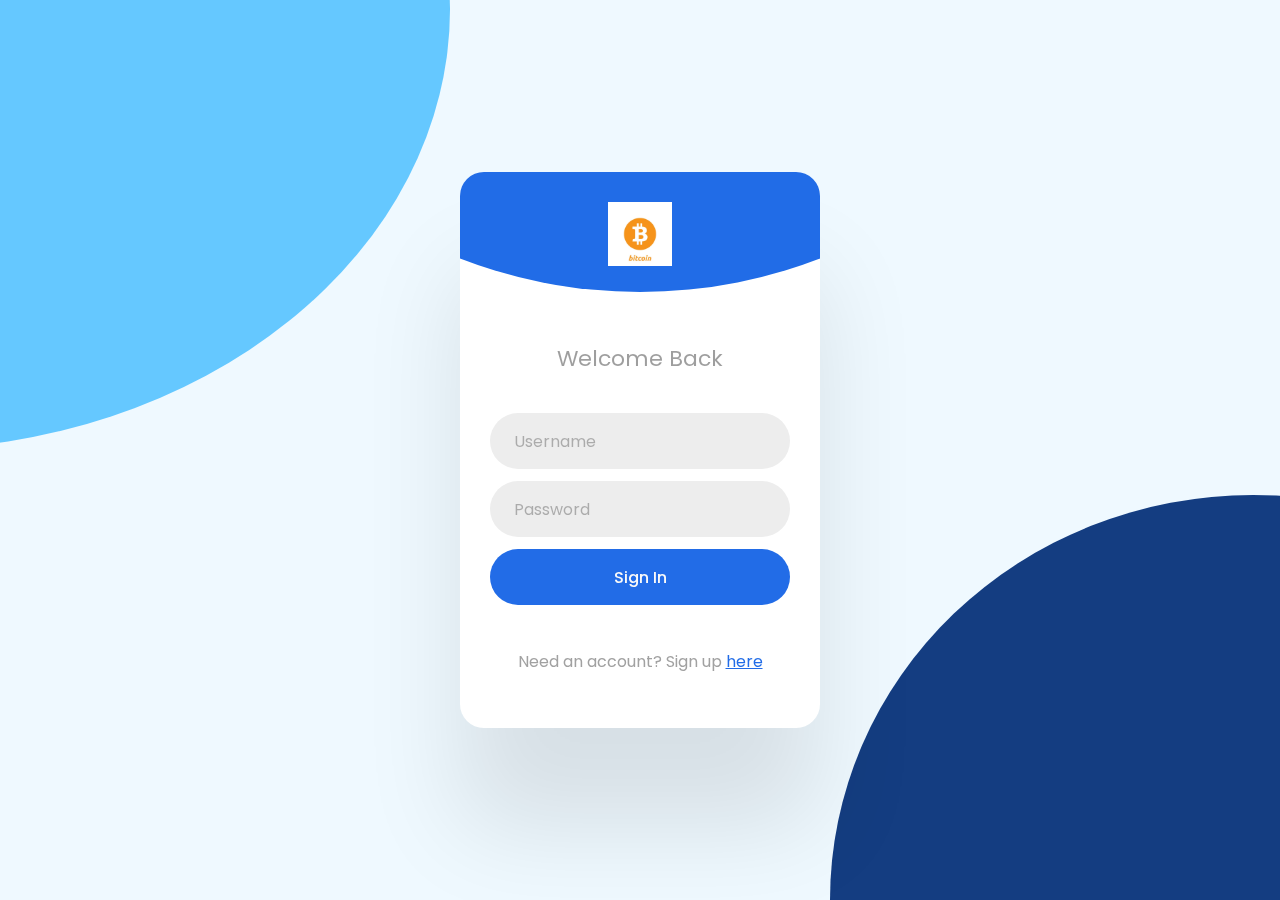
<file: login page 1/index.html>
<!DOCTYPE html>
<html lang="en">
<head>
    <title>Logins</title>
    <link rel="preconnect" href="https://fonts.googleapis.com" />
    <link rel="preconnect" href="https://fonts.gstatic.com" crossorigin />
    <link
    href="https://fonts.googleapis.com/css2?family=Poppins:ital,wght@0,100;0,200;0,300;0,400;0,500;0,600;0,700;0,800;0,900;1,100;1,200;1,300;1,400;1,500;1,600;1,700;1,800;1,900&display=swap"
    rel="stylesheet"
    />
    <link rel="stylesheet" href="styles.css" />
</head>
<body>
    <div class="background"></div>
    <div class="card">
    <img class="logo" src="Bitcoinlogo.webp" />
    <h2>Welcome Back</h2>
    <form class="form">
        <input type="email" placeholder="Username" />
        <input type="password" placeholder="Password" />
        <button>Sign In</button>
    </form>
    <footer>
        Need an account? Sign up
        <a href="#">here</a>
    </footer>
    </div>
</body>
</html>
</file>
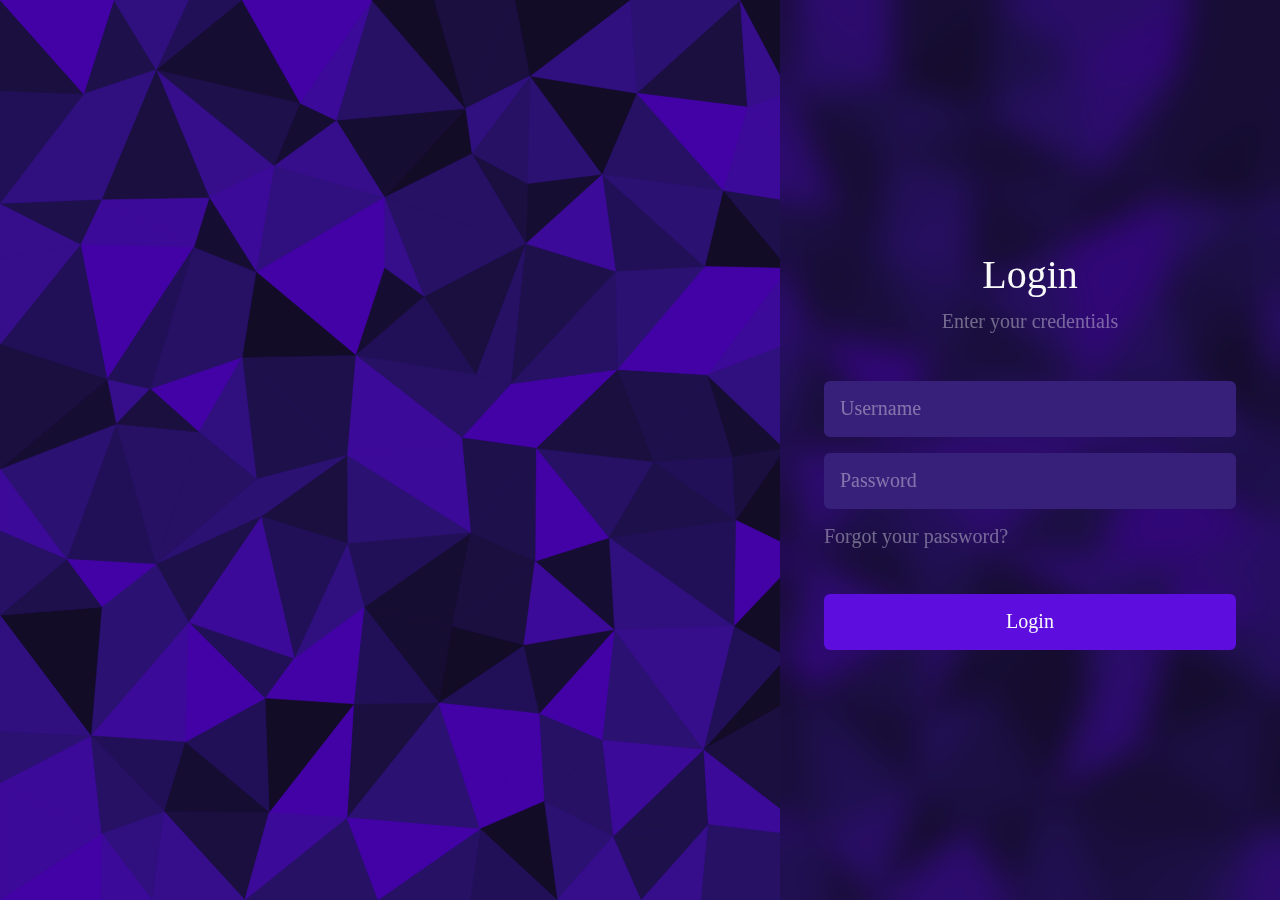
<file: login page 2/index.html>
<!DOCTYPE html>
<html lang="en">
<head>
    <title>Logins</title>
    <link rel="preconnect" href="https://fonts.googleapis.com" />
    <link rel="preconnect" href="https://fonts.gstatic.com" crossorigin />
    <link
    href="https://fonts.googleapis.com/css2?family=Poppins:ital,wght@0,100;0,200;0,300;0,400;0,500;0,600;0,700;0,800;0,900;1,100;1,200;1,300;1,400;1,500;1,600;1,700;1,800;1,900&display=swap"
    rel="stylesheet"
    />
    <link rel="stylesheet" href="styles.css" />
</head>
<body>
    <div class="login-card">
    <h2>Login</h2>
    <h3>Enter your credentials</h3>
    <form class="login-form">
        <input type="text" placeholder="Username" />
        <input type="password" placeholder="Password" />
        <a href="https://fonts.gstatic.com/s/poppins/v22/pxiAyp8kv8JHgFVrJJLmE0tMMPKzSQ.woff2">Forgot your password?</a>
        <button type="submit">Login</button>
    </form>
    </div>
</body>
</html>
</file>
<file: login page 1/styles.css>
* {
  box-sizing: border-box;
}

body {
  display: grid;
  place-items: center;
  gap: 50px;
  margin: 0;
  height: 100vh;
  padding: 0 32px;
  background: #eff9ff;
  font-family: "Euclid Circular A", "Poppins";
}

@media (width >= 500px) {
  body {
    padding: 0;
  }
}

.background {
  position: fixed;
  top: -50vmin;
  left: -50vmin;
  width: 100vmin;
  height: 100vmin;
  border-radius: 47% 53% 61% 39% / 45% 51% 49% 55%;
  background: #65c8ff;
}

.background::after {
  content: "";
  position: inherit;
  right: -50vmin;
  bottom: -55vmin;
  width: inherit;
  height: inherit;
  border-radius: inherit;
  background: #143d81;
}

.card {
  overflow: hidden;
  position: relative;
  z-index: 3;
  width: 94%;
  margin: 0 20px;
  padding: 170px 30px 54px;
  border-radius: 24px;
  background: #ffffff;
  text-align: center;
  box-shadow: 0 100px 100px rgb(0 0 0 / 10%);
}

.card::before {
  content: "";
  position: absolute;
  top: -880px;
  left: 50%;
  translate: -50% 0;
  width: 1000px;
  height: 1000px;
  border-radius: 50%;
  background: #216ce7;
}

@media (width >= 500px) {
  .card {
    margin: 0;
    width: 360px;
  }
}

.card .logo {
  position: absolute;
  top: 30px;
  left: 50%;
  translate: -50% 0;
  width: 64px;
  height: 64px;
}

.card > h2 {
  font-size: 22px;
  font-weight: 400;
  margin: 0 0 38px;
  color: rgb(0 0 0 / 38%);
}

.form {
  margin: 0 0 44px;
  display: grid;
  gap: 12px;
}

.form :is(input, button) {
  width: 100%;
  height: 56px;
  border-radius: 28px;
  font-size: 16px;
  font-family: inherit;
}

.form > input {
  border: 0;
  padding: 0 24px;
  color: #222222;
  background: #ededed;
}

.form > input::placeholder {
  color: rgb(0 0 0 / 28%);
}

.form > button {
  border: 0;
  color: #f9f9f9;
  background: #226ce7;
  display: grid;
  place-items: center;
  font-weight: 500;
  cursor: pointer;
}

.card > footer {
  color: #a1a1a1;
}

.card > footer > a {
  color: #216ce7;
}
</file>
<file: login page 2/styles.css>
* {
    box-sizing: border-box;
}

@keyframes rotate {
    100% {
    background-position: 15% 50%;
    }
}

:root {
    --color-primary: #5d0dde;
}

body {
    display: grid;
    place-items: center;
    margin: 0;
    height: 100vh;
    padding: 0 24px;
    background-color: var(--color-primary);
    background-image: url("PurpleBackground.svg");
    background-repeat: no-repeat;
    background-size: cover;
    font-family: "Euclid Circular A";
    color: #f9f9f9;
    animation: rotate 6s infinite alternate linear;
}

body::after {
    content: "";
    position: fixed;
    inset: 0;
    background: rgb(0 0 0 / 35%);
}

.login-card {
    position: relative;
    z-index: 3;
    width: 100%;
    margin: 0 20px;
    padding: 70px 30px 44px;
    border-radius: 20px;
    background: rgb(24 14 56 / 44%);
    backdrop-filter: blur(16px);
    text-align: center;
}

@media (width >= 448px) {
    .login-card {
    margin: 0;
    width: 80%;
    min-width: 400px;
    }
}

@media (width >= 500px) {
    body {
    padding: 0;
    }
}

    @media (width >= 588px) {
    .login-card {
    position: fixed;
    top: 0;
    right: 0;
    bottom: 0;
    padding: 0 44px;
    width: 60%;
    max-width: 500px;
    min-width: auto;
    display: flex;
    border-radius: 0;
    flex-direction: column;
    justify-content: center;
    }
}

.login-card > h2 {
    font-size: 40px;
    font-weight: 400;
    margin: 0 0 12px;
}

.login-card > h3 {
    color: rgb(255 255 255 / 38%);
    margin: 0 0 48px;
    font-weight: 400;
    font-size: 20px;
}

.login-form {
    width: 100%;
    margin: 0;
    display: grid;
    gap: 16px;
}

.login-form > :is(input, button) {
    width: 100%;
    height: 56px;
    border-radius: 6px;
    border: 0;
    font-size: 20px;
}

.login-form > input {
    color: rgb(255 255 255 / 96%);
    background: rgb(55 32 122);
    font-family: inherit;
    padding: 0 16px;
}

.login-form > input:focus {
    outline: var(--color-primary);
}

.login-form > input::placeholder {
    color: rgb(255 255 255 / 38%);
}

.login-form > button {
    cursor: pointer;
    width: 100%;
    height: 56px;
    padding: 0 16px;
    background: var(--color-primary);
    color: #f9f9f9;
    border: 0;
    font-family: inherit;
    font-weight: 400;
    text-align: center;
    transition: all 0.375s;
}

.login-form > a {
    color: rgb(255 255 255 / 38%);
    font-size: 20px;
    text-align: left;
    text-decoration: none;
    margin-bottom: 30px;
}
</file>
